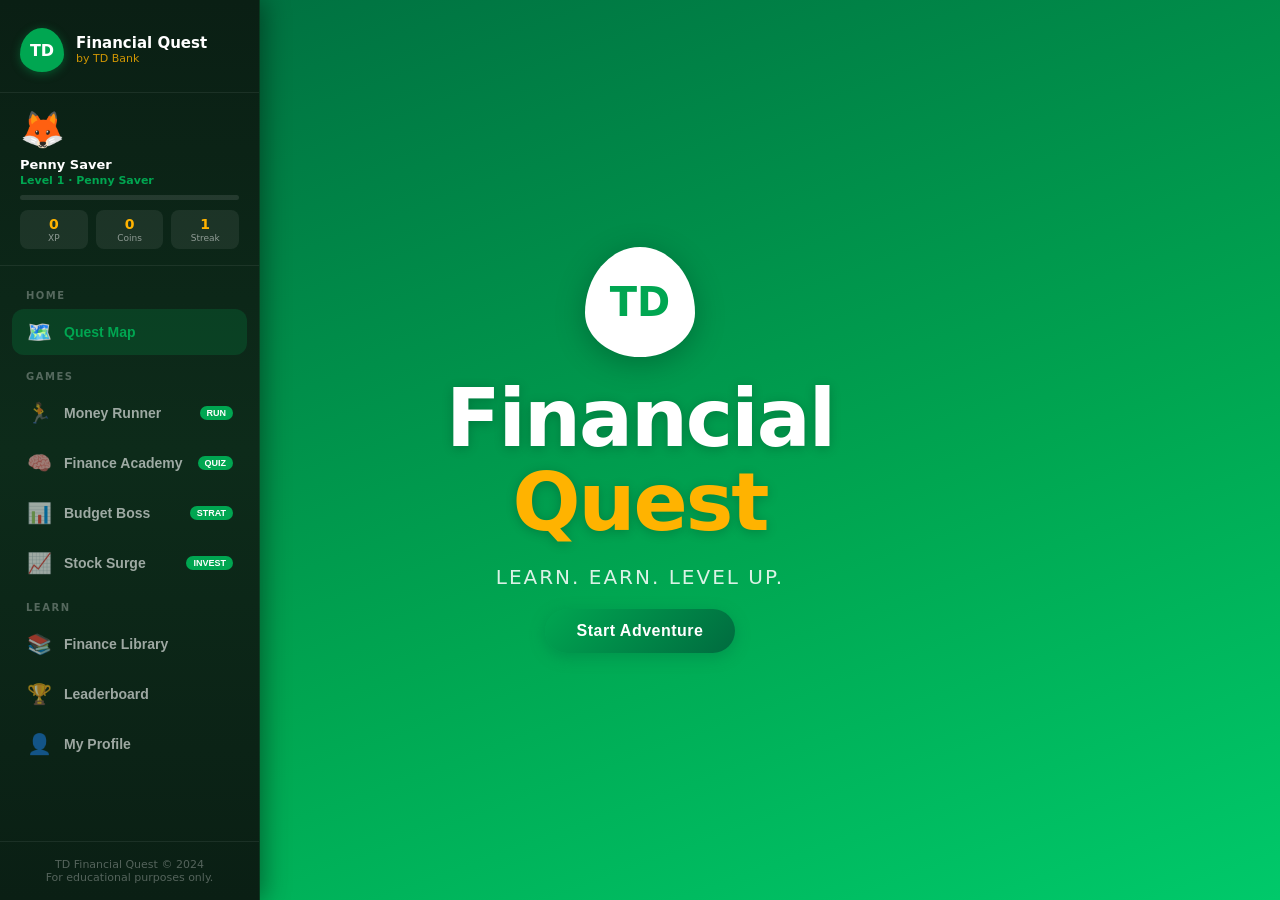
<file: td-financial-quest/index.html>
<!DOCTYPE html>
<html lang="en">
<head>
  <meta charset="UTF-8" />
  <meta name="viewport" content="width=device-width, initial-scale=1.0, maximum-scale=1.0, user-scalable=no" />
  <title>TD Financial Quest</title>
  <link rel="stylesheet" href="styles.css" />
</head>
<body>

  <!-- DESKTOP SIDEBAR (hidden on mobile via CSS) -->
  <aside class="desktop-sidebar" style="display:none" id="desktop-sidebar">
    <div class="sidebar-logo">
      <div class="sidebar-shield">TD</div>
      <div class="sidebar-title">Financial Quest<span>by TD Bank</span></div>
    </div>
    <div class="sidebar-player">
      <div class="sidebar-avatar">🦊</div>
      <div class="sidebar-player-name" id="sb-name">Financial Hero</div>
      <div class="sidebar-player-level" id="sb-level">Level 1 · Penny Saver</div>
      <div class="sidebar-xp-bar-wrap"><div class="sidebar-xp-bar" id="sb-xp-bar"></div></div>
      <div class="sidebar-stats">
        <div class="sidebar-stat"><div class="sidebar-stat-val" id="sb-xp">0</div><div class="sidebar-stat-lbl">XP</div></div>
        <div class="sidebar-stat"><div class="sidebar-stat-val" id="sb-coins">0</div><div class="sidebar-stat-lbl">Coins</div></div>
        <div class="sidebar-stat"><div class="sidebar-stat-val" id="sb-streak">1</div><div class="sidebar-stat-lbl">Streak</div></div>
      </div>
    </div>
    <nav class="sidebar-nav">
      <div class="sidebar-section-label">Home</div>
      <button class="sidebar-nav-item active" id="snav-home" onclick="App.showScreen('screen-home')">
        <span class="nav-icon">🗺️</span><span class="sidebar-nav-label">Quest Map</span>
      </button>
      <div class="sidebar-section-label">Games</div>
      <button class="sidebar-nav-item" id="snav-runner" onclick="App.showScreen('screen-runner')">
        <span class="nav-icon">🏃</span><span class="sidebar-nav-label">Money Runner</span>
        <span class="sidebar-nav-badge">RUN</span>
      </button>
      <button class="sidebar-nav-item" id="snav-quiz" onclick="App.showScreen('screen-quiz')">
        <span class="nav-icon">🧠</span><span class="sidebar-nav-label">Finance Academy</span>
        <span class="sidebar-nav-badge">QUIZ</span>
      </button>
      <button class="sidebar-nav-item" id="snav-budget" onclick="App.showScreen('screen-budget')">
        <span class="nav-icon">📊</span><span class="sidebar-nav-label">Budget Boss</span>
        <span class="sidebar-nav-badge">STRAT</span>
      </button>
      <button class="sidebar-nav-item" id="snav-invest" onclick="App.showScreen('screen-invest')">
        <span class="nav-icon">📈</span><span class="sidebar-nav-label">Stock Surge</span>
        <span class="sidebar-nav-badge">INVEST</span>
      </button>
      <div class="sidebar-section-label">Learn</div>
      <button class="sidebar-nav-item" id="snav-lessons" onclick="App.showScreen('screen-lessons')">
        <span class="nav-icon">📚</span><span class="sidebar-nav-label">Finance Library</span>
      </button>
      <button class="sidebar-nav-item" id="snav-leaderboard" onclick="App.showScreen('screen-leaderboard')">
        <span class="nav-icon">🏆</span><span class="sidebar-nav-label">Leaderboard</span>
      </button>
      <button class="sidebar-nav-item" id="snav-profile" onclick="App.showScreen('screen-profile')">
        <span class="nav-icon">👤</span><span class="sidebar-nav-label">My Profile</span>
      </button>
    </nav>
    <div class="sidebar-footer">TD Financial Quest © 2024<br/>For educational purposes only.</div>
  </aside>

  <!-- SPLASH SCREEN -->
  <div id="screen-splash" class="screen active">
    <div class="splash-bg"></div>
    <div class="splash-content">
      <div class="td-logo">
        <div class="td-shield">TD</div>
      </div>
      <h1 class="game-title">Financial<br/><span>Quest</span></h1>
      <p class="tagline">Learn. Earn. Level Up.</p>
      <button class="btn-primary" onclick="App.showScreen('screen-home')">Start Adventure</button>
    </div>
    <div class="coins-bg"></div>
  </div>

  <!-- HOME / MAP SCREEN -->
  <div id="screen-home" class="screen">
    <header class="top-bar">
      <div class="td-logo-small">TD</div>
      <div class="player-stats">
        <span class="stat"><span class="icon">⭐</span><span id="xp-display">0 XP</span></span>
        <span class="stat"><span class="icon">💰</span><span id="coins-display">0</span></span>
      </div>
      <button class="btn-icon" onclick="App.showScreen('screen-profile')">👤</button>
    </header>

    <div class="home-banner">
      <div class="home-banner-emoji">🎯</div>
      <div class="home-banner-text">
        <h2 id="banner-greeting">Welcome back!</h2>
        <p>Pick a quest to earn XP and level up your financial skills. Every game teaches you real money skills.</p>
      </div>
    </div>
    <div class="world-map">
      <h2 class="map-title">Choose Your Quest</h2>
      <p class="map-subtitle">4 games · 6 lessons · Unlimited learning</p>
      <div class="quest-grid">

        <div class="quest-card unlocked" onclick="App.showScreen('screen-runner')">
          <div class="quest-icon runner-icon">🏃</div>
          <div class="quest-info">
            <h3>Money Runner</h3>
            <p>Dodge debt, collect savings!</p>
            <div class="quest-badge">RUNNER</div>
          </div>
          <div class="quest-stars" id="runner-stars">☆☆☆</div>
        </div>

        <div class="quest-card unlocked" onclick="App.showScreen('screen-quiz')">
          <div class="quest-icon quiz-icon">🧠</div>
          <div class="quest-info">
            <h3>Finance Academy</h3>
            <p>Master money concepts!</p>
            <div class="quest-badge">LEARN</div>
          </div>
          <div class="quest-stars" id="quiz-stars">☆☆☆</div>
        </div>

        <div class="quest-card unlocked" onclick="App.showScreen('screen-budget')">
          <div class="quest-icon budget-icon">📊</div>
          <div class="quest-info">
            <h3>Budget Boss</h3>
            <p>Balance your life budget!</p>
            <div class="quest-badge">STRATEGY</div>
          </div>
          <div class="quest-stars" id="budget-stars">☆☆☆</div>
        </div>

        <div class="quest-card unlocked" onclick="App.showScreen('screen-invest')">
          <div class="quest-icon invest-icon">📈</div>
          <div class="quest-info">
            <h3>Stock Surge</h3>
            <p>Grow your investments!</p>
            <div class="quest-badge">INVEST</div>
          </div>
          <div class="quest-stars" id="invest-stars">☆☆☆</div>
        </div>

      </div>
    </div>

    <nav class="bottom-nav">
      <button class="nav-btn active" onclick="App.showScreen('screen-home')">🗺️<span>Map</span></button>
      <button class="nav-btn" onclick="App.showScreen('screen-leaderboard')">🏆<span>Ranks</span></button>
      <button class="nav-btn" onclick="App.showScreen('screen-lessons')">📚<span>Learn</span></button>
      <button class="nav-btn" onclick="App.showScreen('screen-profile')">👤<span>Profile</span></button>
    </nav>
  </div>

  <!-- RUNNER GAME SCREEN -->
  <div id="screen-runner" class="screen">
    <div class="game-header">
      <button class="btn-back" onclick="Runner.quit()">✕</button>
      <div class="game-score-bar">
        <span>💰 <span id="runner-score">0</span></span>
        <span>❤️ <span id="runner-lives">3</span></span>
        <span>📏 <span id="runner-distance">0m</span></span>
      </div>
    </div>
    <canvas id="runner-canvas"></canvas>
    <div id="runner-overlay" class="game-overlay">
      <div class="overlay-card">
        <h2 id="runner-overlay-title">Money Runner</h2>
        <p id="runner-overlay-msg">Collect coins, dodge debt traps!<br/>Tap or press Space to jump.</p>
        <div class="tip-box" id="runner-tip"></div>
        <button class="btn-primary" id="runner-start-btn" onclick="Runner.start()">Play!</button>
      </div>
    </div>
    <div class="runner-controls">
      <button class="jump-btn" id="jump-btn" ontouchstart="Runner.jump()" onmousedown="Runner.jump()">JUMP</button>
    </div>
  </div>

  <!-- QUIZ / ACADEMY SCREEN -->
  <div id="screen-quiz" class="screen">
    <div class="game-header">
      <button class="btn-back" onclick="App.showScreen('screen-home')">✕</button>
      <div class="game-score-bar">
        <span>⭐ <span id="quiz-xp">0</span> XP</span>
        <span id="quiz-progress-label">Topic 1 of 5</span>
      </div>
    </div>
    <div class="quiz-container">
      <div class="quiz-character" id="quiz-char">🦊</div>
      <div class="speech-bubble" id="quiz-bubble">
        <p id="quiz-question">Loading...</p>
      </div>
      <div class="quiz-answers" id="quiz-answers"></div>
      <div class="quiz-feedback" id="quiz-feedback"></div>
      <div class="progress-bar-wrap">
        <div class="progress-bar" id="quiz-progress-bar"></div>
      </div>
    </div>
  </div>

  <!-- BUDGET BOSS SCREEN -->
  <div id="screen-budget" class="screen">
    <div class="game-header">
      <button class="btn-back" onclick="App.showScreen('screen-home')">✕</button>
      <div class="game-score-bar">
        <span>💵 Budget Boss</span>
        <span>Month: <span id="budget-month">1</span>/6</span>
      </div>
    </div>
    <div class="budget-container">
      <div class="budget-income-bar">
        <span>Monthly Income:</span>
        <strong id="budget-income">$0</strong>
      </div>
      <div class="budget-meter">
        <div class="meter-label">
          <span>Spent</span>
          <span id="budget-spent-label">$0 / $0</span>
        </div>
        <div class="meter-track">
          <div class="meter-fill" id="budget-meter-fill"></div>
        </div>
      </div>
      <div class="expense-list" id="expense-list"></div>
      <div class="budget-actions">
        <button class="btn-primary" id="budget-submit-btn" onclick="Budget.submitMonth()">End Month</button>
      </div>
      <div class="budget-feedback" id="budget-feedback"></div>
    </div>
  </div>

  <!-- STOCK SURGE SCREEN -->
  <div id="screen-invest" class="screen">
    <div class="game-header">
      <button class="btn-back" onclick="App.showScreen('screen-home')">✕</button>
      <div class="game-score-bar">
        <span>📈 Stock Surge</span>
        <span>💼 <span id="invest-portfolio">$1,000</span></span>
      </div>
    </div>
    <div class="invest-container">
      <div class="market-ticker" id="market-ticker"></div>
      <div class="stock-chart-wrap">
        <canvas id="stock-canvas" width="340" height="160"></canvas>
      </div>
      <div class="stock-list" id="stock-list"></div>
      <div class="invest-actions">
        <div class="invest-tip" id="invest-tip"></div>
        <button class="btn-primary" onclick="Invest.nextRound()">Next Round ▶</button>
      </div>
    </div>
  </div>

  <!-- LEADERBOARD SCREEN -->
  <div id="screen-leaderboard" class="screen">
    <div class="game-header">
      <button class="btn-back" onclick="App.showScreen('screen-home')">✕</button>
      <span class="header-title">🏆 Leaderboard</span>
    </div>
    <div id="leaderboard-container" class="leaderboard-container"></div>
  </div>

  <!-- LESSONS SCREEN -->
  <div id="screen-lessons" class="screen">
    <div class="game-header">
      <button class="btn-back" onclick="App.showScreen('screen-home')">✕</button>
      <span class="header-title">📚 Finance Library</span>
    </div>
    <div class="lessons-container" id="lessons-container"></div>
  </div>

  <!-- PROFILE SCREEN -->
  <div id="screen-profile" class="screen">
    <div class="game-header">
      <button class="btn-back" onclick="App.showScreen('screen-home')">✕</button>
      <span class="header-title">👤 My Profile</span>
    </div>
    <div class="profile-container">
      <div class="avatar-section">
        <div class="avatar" id="profile-avatar">🦊</div>
        <h2 id="profile-name">Financial Hero</h2>
        <div class="level-badge">Level <span id="profile-level">1</span></div>
      </div>
      <div class="stats-grid">
        <div class="stat-card"><div class="stat-num" id="stat-xp">0</div><div class="stat-lbl">Total XP</div></div>
        <div class="stat-card"><div class="stat-num" id="stat-coins">0</div><div class="stat-lbl">Coins</div></div>
        <div class="stat-card"><div class="stat-num" id="stat-streak">0</div><div class="stat-lbl">Day Streak</div></div>
        <div class="stat-card"><div class="stat-num" id="stat-lessons">0</div><div class="stat-lbl">Lessons Done</div></div>
      </div>
      <div class="badges-section">
        <h3>Badges</h3>
        <div class="badges-grid" id="badges-grid"></div>
      </div>
    </div>
  </div>

  <script>
    // Polyfill for roundRect on older browsers
    if (!CanvasRenderingContext2D.prototype.roundRect) {
      CanvasRenderingContext2D.prototype.roundRect = function(x, y, w, h, r) {
        r = Math.min(r, w / 2, h / 2);
        this.beginPath();
        this.moveTo(x + r, y);
        this.lineTo(x + w - r, y);
        this.quadraticCurveTo(x + w, y, x + w, y + r);
        this.lineTo(x + w, y + h - r);
        this.quadraticCurveTo(x + w, y + h, x + w - r, y + h);
        this.lineTo(x + r, y + h);
        this.quadraticCurveTo(x, y + h, x, y + h - r);
        this.lineTo(x, y + r);
        this.quadraticCurveTo(x, y, x + r, y);
        this.closePath();
        return this;
      };
    }
  </script>
  <script src="data/lessons.js"></script>
  <script src="leaderboard.js"></script>
  <script src="games/runner.js"></script>
  <script src="games/quiz.js"></script>
  <script src="games/budget.js"></script>
  <script src="games/invest.js"></script>
  <script src="app.js"></script>
</body>
</html>
</file>
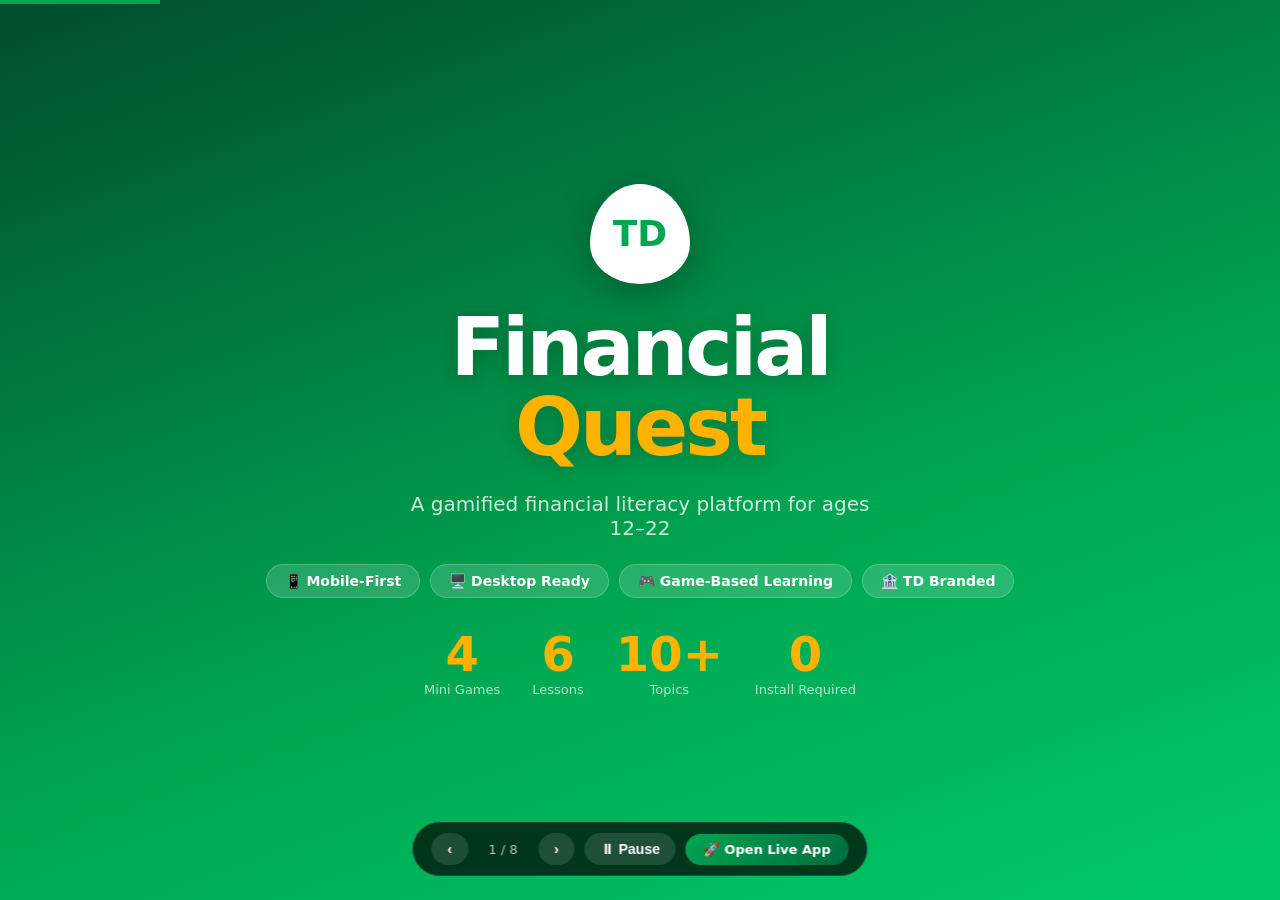
<file: td-financial-quest/demo.html>
<!DOCTYPE html>
<html lang="en">
<head>
  <meta charset="UTF-8"/>
  <meta name="viewport" content="width=device-width, initial-scale=1.0"/>
  <title>TD Financial Quest — Investor Demo</title>
  <link rel="stylesheet" href="demo.css"/>
</head>
<body>

  <!-- PROGRESS BAR -->
  <div id="demo-progress-bar"></div>

  <!-- SLIDE COUNTER + CONTROLS -->
  <div id="demo-controls">
    <button id="demo-prev" onclick="Demo.prev()">‹</button>
    <span id="demo-counter">1 / 8</span>
    <button id="demo-next" onclick="Demo.next()">›</button>
    <button id="demo-auto" onclick="Demo.toggleAuto()">⏸ Pause</button>
    <a href="index.html" class="demo-live-btn" target="_blank">🚀 Open Live App</a>
  </div>

  <!-- ══════════════════════════════════════════
       SLIDE 1 — TITLE
  ══════════════════════════════════════════ -->
  <section class="slide active" id="slide-1">
    <div class="slide-bg slide-bg-green"></div>
    <div class="slide-content center">
      <div class="td-hero-logo">TD</div>
      <h1 class="hero-title">Financial<br/><span>Quest</span></h1>
      <p class="hero-sub">A gamified financial literacy platform for ages 12–22</p>
      <div class="hero-tags">
        <span class="tag">📱 Mobile-First</span>
        <span class="tag">🖥️ Desktop Ready</span>
        <span class="tag">🎮 Game-Based Learning</span>
        <span class="tag">🏦 TD Branded</span>
      </div>
      <div class="hero-stat-row">
        <div class="hero-stat"><div class="hero-stat-num">4</div><div class="hero-stat-lbl">Mini Games</div></div>
        <div class="hero-stat"><div class="hero-stat-num">6</div><div class="hero-stat-lbl">Lessons</div></div>
        <div class="hero-stat"><div class="hero-stat-num">10+</div><div class="hero-stat-lbl">Topics</div></div>
        <div class="hero-stat"><div class="hero-stat-num">0</div><div class="hero-stat-lbl">Install Required</div></div>
      </div>
    </div>
  </section>

  <!-- ══════════════════════════════════════════
       SLIDE 2 — THE PROBLEM
  ══════════════════════════════════════════ -->
  <section class="slide" id="slide-2">
    <div class="slide-bg slide-bg-dark"></div>
    <div class="slide-content">
      <div class="slide-label">THE PROBLEM</div>
      <h2 class="slide-title">Young Canadians are financially unprepared</h2>
      <div class="problem-grid">
        <div class="problem-card reveal" style="--d:0.1s">
          <div class="problem-icon">📉</div>
          <div class="problem-stat">67%</div>
          <div class="problem-desc">of Canadians aged 18–24 have no savings plan</div>
        </div>
        <div class="problem-card reveal" style="--d:0.3s">
          <div class="problem-icon">💳</div>
          <div class="problem-stat">$8,200</div>
          <div class="problem-desc">average credit card debt for Canadians under 25</div>
        </div>
        <div class="problem-card reveal" style="--d:0.5s">
          <div class="problem-icon">🏫</div>
          <div class="problem-stat">Only 3</div>
          <div class="problem-desc">Canadian provinces require financial literacy in school</div>
        </div>
        <div class="problem-card reveal" style="--d:0.7s">
          <div class="problem-icon">📱</div>
          <div class="problem-stat">7hrs/day</div>
          <div class="problem-desc">average screen time for teens — mostly games & social media</div>
        </div>
      </div>
      <div class="slide-callout reveal" style="--d:0.9s">
        💡 The opportunity: meet young people where they already are — on their phones, playing games.
      </div>
    </div>
  </section>

  <!-- ══════════════════════════════════════════
       SLIDE 3 — THE SOLUTION
  ══════════════════════════════════════════ -->
  <section class="slide" id="slide-3">
    <div class="slide-bg slide-bg-green"></div>
    <div class="slide-content">
      <div class="slide-label">THE SOLUTION</div>
      <h2 class="slide-title">Learn money skills through play</h2>
      <div class="solution-row">
        <div class="solution-left reveal" style="--d:0.1s">
          <div class="solution-point">
            <span class="sp-icon">🎮</span>
            <div><strong>Game-based learning</strong><br/>Inspired by Temple Run & ABCmouse — proven engagement models</div>
          </div>
          <div class="solution-point">
            <span class="sp-icon">⭐</span>
            <div><strong>XP, levels & badges</strong><br/>Dopamine-driven progression keeps users coming back daily</div>
          </div>
          <div class="solution-point">
            <span class="sp-icon">🏆</span>
            <div><strong>Social leaderboard</strong><br/>Shareable score links create peer competition and virality</div>
          </div>
          <div class="solution-point">
            <span class="sp-icon">🏦</span>
            <div><strong>TD brand integration</strong><br/>Every lesson reinforces TD products: TFSA, savings accounts, credit cards</div>
          </div>
        </div>
        <div class="solution-right reveal" style="--d:0.3s">
          <div class="phone-mockup">
            <div class="phone-screen">
              <div class="mock-header">TD Financial Quest</div>
              <div class="mock-grid">
                <div class="mock-card">🏃<br/><small>Money Runner</small></div>
                <div class="mock-card">🧠<br/><small>Finance Academy</small></div>
                <div class="mock-card">📊<br/><small>Budget Boss</small></div>
                <div class="mock-card">📈<br/><small>Stock Surge</small></div>
              </div>
              <div class="mock-xp-bar">
                <div class="mock-xp-fill" id="mock-xp-anim"></div>
              </div>
              <div class="mock-stats">⭐ 340 XP &nbsp;|&nbsp; 💰 127 coins &nbsp;|&nbsp; 🔥 5 day streak</div>
            </div>
          </div>
        </div>
      </div>
    </div>
  </section>

  <!-- ══════════════════════════════════════════
       SLIDE 4 — GAME 1: MONEY RUNNER
  ══════════════════════════════════════════ -->
  <section class="slide" id="slide-4">
    <div class="slide-bg slide-bg-dark"></div>
    <div class="slide-content">
      <div class="slide-label">GAME 1 OF 4</div>
      <h2 class="slide-title">🏃 Money Runner</h2>
      <p class="slide-desc">Temple Run-style endless runner. Dodge debt traps, collect coins, learn financial hazards.</p>
      <div class="game-demo-layout">
        <div class="game-demo-screen reveal" style="--d:0.1s">
          <canvas id="demo-runner-canvas" width="320" height="200"></canvas>
        </div>
        <div class="game-demo-points reveal" style="--d:0.3s">
          <div class="demo-point"><span class="dp-icon">💸</span><div><strong>Dodge DEBT obstacles</strong><br/>Each hit shows a real financial tip about avoiding debt</div></div>
          <div class="demo-point"><span class="dp-icon">💰</span><div><strong>Collect coin tiers</strong><br/>Bronze, silver, gold coins = $1, $5, $10 — teaches value</div></div>
          <div class="demo-point"><span class="dp-icon">⚡</span><div><strong>Speed increases</strong><br/>Mirrors how financial pressure builds — stay sharp!</div></div>
          <div class="demo-point"><span class="dp-icon">📏</span><div><strong>Distance = XP</strong><br/>Longer runs earn more experience points</div></div>
        </div>
      </div>
    </div>
  </section>

  <!-- ══════════════════════════════════════════
       SLIDE 5 — GAMES 2, 3, 4
  ══════════════════════════════════════════ -->
  <section class="slide" id="slide-5">
    <div class="slide-bg slide-bg-light"></div>
    <div class="slide-content">
      <div class="slide-label">GAMES 2 · 3 · 4</div>
      <h2 class="slide-title">Three more ways to learn</h2>
      <div class="three-games">

        <div class="tg-card reveal" style="--d:0.1s">
          <div class="tg-icon">🧠</div>
          <h3>Finance Academy</h3>
          <p>ABCmouse-style quiz with animated character guide. 10 questions covering budgeting, credit scores, TFSA, compound interest.</p>
          <div class="tg-tags"><span>+20 XP per correct answer</span><span>Instant explanations</span></div>
          <div class="tg-mock">
            <div class="tg-bubble">What is compound interest?</div>
            <div class="tg-answers">
              <div class="tg-ans correct">✅ Earning interest on your interest</div>
              <div class="tg-ans">A type of tax</div>
            </div>
          </div>
        </div>

        <div class="tg-card reveal" style="--d:0.3s">
          <div class="tg-icon">📊</div>
          <h3>Budget Boss</h3>
          <p>Drag expenses up/down to balance a real monthly budget. Two scenarios: part-time job ($1,800/mo) and first full-time job ($3,200/mo).</p>
          <div class="tg-tags"><span>50/30/20 rule</span><span>6 months of play</span></div>
          <div class="tg-mock">
            <div class="tg-budget-bar">
              <div class="tg-budget-fill" id="tg-budget-anim"></div>
            </div>
            <div class="tg-budget-label">$1,640 spent of $1,800 ✅</div>
          </div>
        </div>

        <div class="tg-card reveal" style="--d:0.5s">
          <div class="tg-icon">📈</div>
          <h3>Stock Surge</h3>
          <p>Buy and sell 4 stocks across 10+ rounds. Live chart updates, portfolio tracking, and tips on diversification and risk.</p>
          <div class="tg-tags"><span>Real market concepts</span><span>TFSA education</span></div>
          <div class="tg-mock">
            <canvas id="demo-mini-chart" width="240" height="80"></canvas>
          </div>
        </div>

      </div>
    </div>
  </section>

  <!-- ══════════════════════════════════════════
       SLIDE 6 — LEADERBOARD & SOCIAL
  ══════════════════════════════════════════ -->
  <section class="slide" id="slide-6">
    <div class="slide-bg slide-bg-dark"></div>
    <div class="slide-content">
      <div class="slide-label">COMPETITION & VIRALITY</div>
      <h2 class="slide-title">🏆 Leaderboard drives engagement</h2>
      <div class="lb-demo-layout">
        <div class="lb-demo-left reveal" style="--d:0.1s">
          <div class="lb-mock">
            <div class="lb-mock-tabs">
              <span class="lb-mock-tab active">⭐ Overall</span>
              <span class="lb-mock-tab">🏃 Runner</span>
              <span class="lb-mock-tab">🧠 Quiz</span>
            </div>
            <div class="lb-mock-podium">
              <div class="lb-pod silver"><div>Alex</div><div class="lb-pod-score">280 XP</div><div class="lb-pod-block">🥈</div></div>
              <div class="lb-pod gold"><div>Jordan</div><div class="lb-pod-score">340 XP</div><div class="lb-pod-block">🥇</div></div>
              <div class="lb-pod bronze"><div>Sam</div><div class="lb-pod-score">195 XP</div><div class="lb-pod-block">🥉</div></div>
            </div>
            <div class="lb-mock-rows">
              <div class="lb-mock-row gold-row">🥇 Jordan <span>340 XP</span></div>
              <div class="lb-mock-row">🥈 Alex <span>280 XP</span></div>
              <div class="lb-mock-row">🥉 Sam <span>195 XP</span></div>
              <div class="lb-mock-row you-row">🟢 You <span class="you-tag">YOU</span> <span>120 XP</span></div>
            </div>
          </div>
        </div>
        <div class="lb-demo-right reveal" style="--d:0.3s">
          <div class="lb-feature"><span>🔗</span><div><strong>Shareable score links</strong><br/>One click generates a URL. When a friend opens it, your scores auto-import to their leaderboard — no account needed.</div></div>
          <div class="lb-feature"><span>📊</span><div><strong>5 competitive categories</strong><br/>Overall XP, Money Runner, Finance Academy, Budget Boss, Stock Surge — something for every play style.</div></div>
          <div class="lb-feature"><span>🔥</span><div><strong>Daily streak system</strong><br/>Consecutive days of play are tracked and displayed — drives daily active users.</div></div>
          <div class="lb-feature"><span>🎖️</span><div><strong>6 unlockable badges</strong><br/>First Run, Quiz Master, Budget Boss, Investor, Super Saver, Scholar.</div></div>
        </div>
      </div>
    </div>
  </section>

  <!-- ══════════════════════════════════════════
       SLIDE 7 — TECH & DISTRIBUTION
  ══════════════════════════════════════════ -->
  <section class="slide" id="slide-7">
    <div class="slide-bg slide-bg-light"></div>
    <div class="slide-content">
      <div class="slide-label">TECHNOLOGY</div>
      <h2 class="slide-title">Zero friction. Instant access.</h2>
      <div class="tech-grid">
        <div class="tech-card reveal" style="--d:0.1s">
          <div class="tech-icon">⚡</div>
          <h3>No install required</h3>
          <p>Pure HTML/CSS/JS. Opens instantly in any browser on any device. Share a link — that's it.</p>
        </div>
        <div class="tech-card reveal" style="--d:0.2s">
          <div class="tech-icon">📱</div>
          <h3>Mobile-first design</h3>
          <p>Touch controls, responsive layout, bottom nav. Feels native on iOS and Android.</p>
        </div>
        <div class="tech-card reveal" style="--d:0.3s">
          <div class="tech-icon">🖥️</div>
          <h3>Full desktop experience</h3>
          <p>Sidebar navigation, two-column layouts, keyboard controls. Works in classrooms and at home.</p>
        </div>
        <div class="tech-card reveal" style="--d:0.4s">
          <div class="tech-icon">🔒</div>
          <h3>Privacy first</h3>
          <p>No accounts, no data collection. Progress stored locally on device. PIPEDA compliant by design.</p>
        </div>
        <div class="tech-card reveal" style="--d:0.5s">
          <div class="tech-icon">🌐</div>
          <h3>GitHub Pages ready</h3>
          <p>Free hosting via GitHub Pages. Can be embedded in TD's existing web properties with one iframe.</p>
        </div>
        <div class="tech-card reveal" style="--d:0.6s">
          <div class="tech-icon">🔧</div>
          <h3>Easily extensible</h3>
          <p>New games, lessons, and TD product integrations can be added as modules. No framework lock-in.</p>
        </div>
      </div>
    </div>
  </section>

  <!-- ══════════════════════════════════════════
       SLIDE 8 — CALL TO ACTION
  ══════════════════════════════════════════ -->
  <section class="slide" id="slide-8">
    <div class="slide-bg slide-bg-green"></div>
    <div class="slide-content center">
      <div class="cta-icon">🚀</div>
      <h2 class="cta-title">Ready to play?</h2>
      <p class="cta-sub">TD Financial Quest is live, fully functional, and ready for user testing today.</p>
      <div class="cta-steps">
        <div class="cta-step reveal" style="--d:0.1s"><span class="step-num">1</span><span>Open the live app in your browser</span></div>
        <div class="cta-step reveal" style="--d:0.3s"><span class="step-num">2</span><span>Play any game — no signup needed</span></div>
        <div class="cta-step reveal" style="--d:0.5s"><span class="step-num">3</span><span>Share your score link with the team</span></div>
      </div>
      <a href="index.html" class="cta-btn" target="_blank">Open TD Financial Quest →</a>
      <p class="cta-note">Built with TD green · No backend · No cost to host · Open source</p>
    </div>
  </section>

  <script src="demo.js"></script>
</body>
</html>
</file>
<file: td-financial-quest/styles.css>
/* ===== TD FINANCIAL QUEST - STYLES ===== */
:root {
  --td-green: #00A651;
  --td-dark-green: #006B3F;
  --td-light-green: #E8F5EE;
  --td-white: #FFFFFF;
  --td-grey: #F4F4F4;
  --td-dark: #1A1A1A;
  --td-muted: #777777;
  --td-red: #E53935;
  --td-yellow: #FFB300;
  --td-blue: #1565C0;
  --td-purple: #6A1B9A;
  --radius: 16px;
  --radius-sm: 8px;
  --shadow: 0 4px 20px rgba(0,0,0,0.10);
  --shadow-lg: 0 8px 32px rgba(0,0,0,0.18);
  --sidebar-w: 240px;
}

* { box-sizing: border-box; margin: 0; padding: 0; -webkit-tap-highlight-color: transparent; }

html, body {
  width: 100%; height: 100%;
  font-family: 'Segoe UI', system-ui, -apple-system, sans-serif;
  background: #0f1923;
  overflow: hidden;
}

/* ===== SCREENS ===== */
.screen {
  position: fixed; inset: 0;
  display: none; flex-direction: column;
  background: var(--td-grey);
  overflow-y: auto; overflow-x: hidden;
  -webkit-overflow-scrolling: touch;
}
.screen.active { display: flex; }

/* ===== SPLASH ===== */
#screen-splash {
  background: linear-gradient(160deg, var(--td-dark-green) 0%, var(--td-green) 60%, #00C96A 100%);
  align-items: center; justify-content: center; overflow: hidden;
}
.splash-content {
  display: flex; flex-direction: column;
  align-items: center; gap: 20px; z-index: 2; padding: 40px 20px;
}
.td-shield {
  width: 90px; height: 90px; background: white;
  border-radius: 50% 50% 50% 50% / 60% 60% 40% 40%;
  display: flex; align-items: center; justify-content: center;
  font-size: 32px; font-weight: 900; color: var(--td-green);
  box-shadow: 0 6px 30px rgba(0,0,0,0.25);
}
.game-title {
  font-size: 56px; font-weight: 900; color: white;
  text-align: center; line-height: 1.05; letter-spacing: -2px;
  text-shadow: 0 2px 12px rgba(0,0,0,0.2);
}
.game-title span { color: var(--td-yellow); }
.tagline { color: rgba(255,255,255,0.85); font-size: 18px; letter-spacing: 2px; text-transform: uppercase; }
.coins-bg::before, .coins-bg::after {
  content: '💰💵💳💎🏦💰💵';
  position: fixed; font-size: 32px;
  animation: floatCoins 10s linear infinite;
  opacity: 0.12; white-space: nowrap; letter-spacing: 24px;
}
.coins-bg::before { top: -40px; left: -20px; }
.coins-bg::after { top: -40px; left: 50%; animation-delay: 5s; }
@keyframes floatCoins {
  from { transform: translateY(-60px); opacity: 0; }
  10% { opacity: 0.12; } 90% { opacity: 0.12; }
  to { transform: translateY(110vh); opacity: 0; }
}

/* ===== BUTTONS ===== */
.btn-primary {
  background: linear-gradient(135deg, var(--td-green), var(--td-dark-green));
  color: white; border: none; padding: 13px 32px; border-radius: 50px;
  font-size: 16px; font-weight: 700; cursor: pointer; letter-spacing: 0.5px;
  box-shadow: 0 4px 15px rgba(0,107,63,0.35);
  transition: transform 0.1s, box-shadow 0.1s, opacity 0.1s;
}
.btn-primary:hover { opacity: 0.92; transform: translateY(-1px); box-shadow: 0 6px 20px rgba(0,107,63,0.4); }
.btn-primary:active { transform: scale(0.97); }
.btn-back {
  background: rgba(255,255,255,0.18); border: none; color: white;
  width: 36px; height: 36px; border-radius: 50%; font-size: 15px;
  cursor: pointer; display: flex; align-items: center; justify-content: center;
  transition: background 0.15s; flex-shrink: 0;
}
.btn-back:hover { background: rgba(255,255,255,0.3); }
.btn-icon {
  background: rgba(255,255,255,0.18); border: none; color: white;
  width: 36px; height: 36px; border-radius: 50%; font-size: 18px; cursor: pointer;
}

/* ===== MOBILE TOP BAR (hidden on desktop) ===== */
.top-bar {
  background: linear-gradient(135deg, var(--td-dark-green), var(--td-green));
  padding: 12px 16px; display: flex; align-items: center; gap: 12px;
  box-shadow: 0 2px 10px rgba(0,0,0,0.2); position: sticky; top: 0; z-index: 10;
}
.td-logo-small {
  width: 36px; height: 36px; background: white; border-radius: 50%;
  display: flex; align-items: center; justify-content: center;
  font-size: 13px; font-weight: 900; color: var(--td-green);
}
.player-stats { flex: 1; display: flex; gap: 10px; }
.stat {
  background: rgba(255,255,255,0.15); padding: 4px 10px; border-radius: 20px;
  color: white; font-size: 13px; font-weight: 600; display: flex; align-items: center; gap: 4px;
}

/* ===== GAME HEADER ===== */
.game-header {
  background: linear-gradient(135deg, var(--td-dark-green), var(--td-green));
  padding: 12px 18px; display: flex; align-items: center; gap: 12px;
  position: sticky; top: 0; z-index: 10; flex-shrink: 0;
}
.game-score-bar {
  flex: 1; display: flex; justify-content: space-around;
  color: white; font-size: 14px; font-weight: 600;
}
.header-title { color: white; font-size: 17px; font-weight: 700; }

/* ===== MOBILE BOTTOM NAV ===== */
.bottom-nav {
  position: fixed; bottom: 0; left: 0; right: 0;
  background: white; display: flex; border-top: 1px solid #eee;
  box-shadow: 0 -2px 10px rgba(0,0,0,0.08); z-index: 20;
}
.nav-btn {
  flex: 1; background: none; border: none; padding: 10px 0; cursor: pointer;
  display: flex; flex-direction: column; align-items: center; gap: 2px;
  font-size: 20px; color: var(--td-muted); transition: color 0.2s;
}
.nav-btn span { font-size: 10px; font-weight: 600; }
.nav-btn.active { color: var(--td-green); }

/* ===== HOME MAP ===== */
.world-map { padding: 28px 24px 100px; }
.map-title { font-size: 24px; font-weight: 800; color: var(--td-dark); margin-bottom: 20px; }
.quest-grid { display: grid; grid-template-columns: 1fr 1fr; gap: 16px; }
.quest-card {
  background: white; border-radius: var(--radius); padding: 20px; cursor: pointer;
  box-shadow: var(--shadow); transition: transform 0.15s, box-shadow 0.15s, border-color 0.15s;
  border: 2px solid transparent; position: relative; overflow: hidden;
}
.quest-card::before {
  content: ''; position: absolute; top: 0; left: 0; right: 0; height: 4px;
  background: linear-gradient(90deg, var(--td-green), var(--td-dark-green));
}
.quest-card:hover { transform: translateY(-3px); box-shadow: var(--shadow-lg); border-color: var(--td-green); }
.quest-card:active { transform: scale(0.98); }
.quest-icon { font-size: 40px; margin-bottom: 10px; }
.quest-info h3 { font-size: 15px; font-weight: 700; color: var(--td-dark); }
.quest-info p { font-size: 12px; color: var(--td-muted); margin-top: 3px; }
.quest-badge {
  display: inline-block; margin-top: 8px;
  background: var(--td-light-green); color: var(--td-dark-green);
  font-size: 9px; font-weight: 800; letter-spacing: 1px; padding: 3px 8px; border-radius: 20px;
}
.quest-stars { font-size: 14px; margin-top: 8px; color: var(--td-yellow); }

/* ===== RUNNER ===== */
#screen-runner { background: #1a1a2e; overflow: hidden; }
#runner-canvas { width: 100%; flex: 1; display: block; touch-action: none; }
.game-overlay {
  position: absolute; inset: 0; background: rgba(0,0,0,0.72);
  display: flex; align-items: center; justify-content: center;
  z-index: 10; backdrop-filter: blur(6px);
}
.game-overlay.hidden { display: none; }
.overlay-card {
  background: white; border-radius: var(--radius); padding: 32px 28px;
  max-width: 380px; width: 90%; text-align: center; box-shadow: var(--shadow-lg);
}
.overlay-card h2 { font-size: 26px; font-weight: 800; color: var(--td-dark); margin-bottom: 10px; }
.overlay-card p { color: var(--td-muted); font-size: 15px; line-height: 1.6; margin-bottom: 18px; }
.tip-box {
  background: var(--td-light-green); border-left: 4px solid var(--td-green);
  padding: 12px 16px; border-radius: var(--radius-sm);
  font-size: 13px; color: var(--td-dark-green); margin-bottom: 20px; text-align: left; min-height: 20px;
}
.runner-controls { position: absolute; bottom: 24px; right: 24px; z-index: 5; }
.jump-btn {
  width: 88px; height: 88px; border-radius: 50%;
  background: linear-gradient(135deg, var(--td-green), var(--td-dark-green));
  color: white; font-size: 13px; font-weight: 800;
  border: 3px solid rgba(255,255,255,0.3); cursor: pointer;
  box-shadow: 0 4px 20px rgba(0,166,81,0.5); letter-spacing: 0.5px;
  transition: transform 0.1s;
}
.jump-btn:active { transform: scale(0.93); }

/* ===== QUIZ ===== */
#screen-quiz { background: #f0f8f4; }
.quiz-container {
  padding: 24px 20px 48px; display: flex; flex-direction: column; align-items: center; gap: 18px;
}
.quiz-character { font-size: 72px; animation: bounce 1.2s ease-in-out infinite alternate; }
@keyframes bounce { from { transform: translateY(0); } to { transform: translateY(-10px); } }
.speech-bubble {
  background: white; border-radius: 20px; padding: 18px 22px; width: 100%;
  box-shadow: var(--shadow); position: relative; border: 2px solid var(--td-light-green);
}
.speech-bubble::before {
  content: ''; position: absolute; top: -13px; left: 50%; transform: translateX(-50%);
  border: 13px solid transparent; border-bottom-color: white; border-top: none;
}
#quiz-question { font-size: 17px; font-weight: 600; color: var(--td-dark); line-height: 1.55; text-align: center; }
.quiz-answers { display: grid; grid-template-columns: 1fr 1fr; gap: 12px; width: 100%; }
.quiz-answer-btn {
  background: white; border: 2px solid #e0e0e0; border-radius: var(--radius);
  padding: 16px 12px; font-size: 14px; font-weight: 600; color: var(--td-dark);
  cursor: pointer; transition: all 0.15s; text-align: center; line-height: 1.3;
}
.quiz-answer-btn:hover { border-color: var(--td-green); background: var(--td-light-green); }
.quiz-answer-btn.correct { background: var(--td-light-green); border-color: var(--td-green); color: var(--td-dark-green); }
.quiz-answer-btn.wrong { background: #FFEBEE; border-color: var(--td-red); color: var(--td-red); }
.quiz-feedback {
  background: white; border-radius: var(--radius); padding: 16px 20px; width: 100%;
  font-size: 14px; line-height: 1.6; box-shadow: var(--shadow); display: none;
}
.quiz-feedback.show { display: block; }
.quiz-feedback.correct-fb { border-left: 4px solid var(--td-green); color: var(--td-dark-green); }
.quiz-feedback.wrong-fb { border-left: 4px solid var(--td-red); color: var(--td-red); }
.progress-bar-wrap { width: 100%; height: 10px; background: #e0e0e0; border-radius: 5px; overflow: hidden; }
.progress-bar {
  height: 100%; background: linear-gradient(90deg, var(--td-green), var(--td-dark-green));
  border-radius: 5px; transition: width 0.4s ease; width: 0%;
}

/* ===== BUDGET BOSS ===== */
#screen-budget { background: #f0f8f4; }
.budget-container { padding: 20px 20px 48px; display: flex; flex-direction: column; gap: 16px; }
.budget-income-bar {
  background: linear-gradient(135deg, var(--td-dark-green), var(--td-green));
  color: white; padding: 16px 20px; border-radius: var(--radius);
  display: flex; justify-content: space-between; align-items: center; font-size: 16px; font-weight: 600;
}
.budget-income-bar strong { font-size: 26px; }
.meter-label { display: flex; justify-content: space-between; font-size: 13px; color: var(--td-muted); margin-bottom: 6px; }
.meter-track { height: 16px; background: #e0e0e0; border-radius: 8px; overflow: hidden; }
.meter-fill {
  height: 100%; width: 0%;
  background: linear-gradient(90deg, var(--td-green), var(--td-yellow));
  border-radius: 8px; transition: width 0.4s, background 0.4s;
}
.meter-fill.over { background: linear-gradient(90deg, var(--td-yellow), var(--td-red)); }
.expense-list { display: flex; flex-direction: column; gap: 10px; }
.expense-item {
  background: white; border-radius: var(--radius); padding: 14px 18px;
  box-shadow: var(--shadow); display: flex; align-items: center; gap: 14px;
}
.expense-icon { font-size: 30px; }
.expense-info { flex: 1; }
.expense-info h4 { font-size: 14px; font-weight: 700; color: var(--td-dark); }
.expense-info p { font-size: 12px; color: var(--td-muted); }
.expense-controls { display: flex; align-items: center; gap: 10px; }
.expense-controls button {
  width: 32px; height: 32px; border-radius: 50%;
  border: 2px solid var(--td-green); background: white; color: var(--td-green);
  font-size: 20px; font-weight: 700; cursor: pointer;
  display: flex; align-items: center; justify-content: center; transition: all 0.1s;
}
.expense-controls button:hover { background: var(--td-green); color: white; }
.expense-amount { font-size: 16px; font-weight: 700; color: var(--td-dark); min-width: 56px; text-align: center; }
.budget-feedback {
  background: white; border-radius: var(--radius); padding: 18px 20px;
  box-shadow: var(--shadow); font-size: 14px; line-height: 1.7; display: none;
}
.budget-feedback.show { display: block; }

/* ===== STOCK SURGE ===== */
#screen-invest { background: #0d1117; }
.invest-container { padding: 14px 16px 48px; display: flex; flex-direction: column; gap: 14px; }
.market-ticker {
  background: #161b22; border-radius: var(--radius-sm); padding: 10px 16px;
  color: #58a6ff; font-size: 12px; font-family: monospace;
  white-space: nowrap; overflow: hidden; border: 1px solid #30363d;
}
.stock-chart-wrap {
  background: #161b22; border-radius: var(--radius); padding: 14px; border: 1px solid #30363d;
}
#stock-canvas { width: 100%; border-radius: var(--radius-sm); }
.stock-list { display: flex; flex-direction: column; gap: 10px; }
.stock-item {
  background: #161b22; border-radius: var(--radius); padding: 14px 18px;
  border: 1px solid #30363d; display: flex; align-items: center; gap: 14px;
  transition: border-color 0.15s;
}
.stock-item:hover { border-color: #58a6ff; }
.stock-symbol { font-size: 14px; font-weight: 800; color: #58a6ff; min-width: 52px; }
.stock-name { flex: 1; font-size: 12px; color: #8b949e; }
.stock-price { font-size: 16px; font-weight: 700; color: white; }
.stock-change { font-size: 12px; font-weight: 600; min-width: 52px; text-align: right; }
.stock-change.up { color: #3fb950; }
.stock-change.down { color: #f85149; }
.stock-btns { display: flex; gap: 8px; }
.stock-btns button {
  padding: 7px 14px; border-radius: 8px; border: none;
  font-size: 12px; font-weight: 700; cursor: pointer; transition: opacity 0.1s;
}
.stock-btns button:hover { opacity: 0.85; }
.btn-buy { background: #238636; color: white; }
.btn-sell { background: #da3633; color: white; }
.invest-tip {
  background: #161b22; border: 1px solid var(--td-green); border-radius: var(--radius-sm);
  padding: 12px 16px; color: var(--td-green); font-size: 13px; line-height: 1.6;
}
.invest-actions { display: flex; flex-direction: column; gap: 12px; }
#screen-invest .game-header { background: #161b22; border-bottom: 1px solid #30363d; }
#screen-invest .game-score-bar { color: #58a6ff; }
#screen-invest .btn-back { background: rgba(255,255,255,0.1); }
#screen-invest .btn-primary { align-self: center; }

/* ===== LESSONS ===== */
#screen-lessons { background: #f0f8f4; }
.lessons-container { padding: 20px 20px 48px; display: flex; flex-direction: column; gap: 14px; }
.lesson-card {
  background: white; border-radius: var(--radius); padding: 20px; box-shadow: var(--shadow);
  cursor: pointer; transition: transform 0.15s, box-shadow 0.15s; border-left: 5px solid var(--td-green);
}
.lesson-card:hover { transform: translateX(4px); box-shadow: var(--shadow-lg); }
.lesson-card h3 { font-size: 16px; font-weight: 700; color: var(--td-dark); margin-bottom: 5px; }
.lesson-card p { font-size: 13px; color: var(--td-muted); line-height: 1.5; }
.lesson-tag {
  display: inline-block; margin-top: 8px;
  background: var(--td-light-green); color: var(--td-dark-green);
  font-size: 10px; font-weight: 700; padding: 3px 9px; border-radius: 20px;
}
.lesson-expanded {
  background: var(--td-light-green); border-radius: var(--radius-sm);
  padding: 16px; margin-top: 14px; font-size: 13px; color: var(--td-dark);
  line-height: 1.8; display: none;
}
.lesson-expanded.open { display: block; }

/* ===== PROFILE ===== */
#screen-profile { background: #f0f8f4; }
.profile-container { padding: 24px 20px 48px; display: flex; flex-direction: column; gap: 22px; }
.avatar-section { text-align: center; }
.avatar { font-size: 80px; margin-bottom: 10px; }
.avatar-section h2 { font-size: 24px; font-weight: 800; color: var(--td-dark); }
.level-badge {
  display: inline-block; margin-top: 8px;
  background: linear-gradient(135deg, var(--td-green), var(--td-dark-green));
  color: white; padding: 5px 18px; border-radius: 20px; font-size: 14px; font-weight: 700;
}
.stats-grid { display: grid; grid-template-columns: 1fr 1fr; gap: 14px; }
.stat-card {
  background: white; border-radius: var(--radius); padding: 18px; text-align: center; box-shadow: var(--shadow);
}
.stat-num { font-size: 32px; font-weight: 900; color: var(--td-green); }
.stat-lbl { font-size: 12px; color: var(--td-muted); margin-top: 3px; }
.badges-section h3 { font-size: 17px; font-weight: 700; color: var(--td-dark); margin-bottom: 12px; }
.badges-grid { display: flex; flex-wrap: wrap; gap: 12px; }
.badge-item {
  background: white; border-radius: var(--radius); padding: 14px 16px;
  text-align: center; box-shadow: var(--shadow); min-width: 88px;
}
.badge-item .badge-icon { font-size: 30px; }
.badge-item .badge-name { font-size: 10px; color: var(--td-muted); margin-top: 5px; }
.badge-item.locked { opacity: 0.35; filter: grayscale(1); }

/* ===== ANIMATIONS ===== */
@keyframes popIn {
  from { transform: scale(0.85); opacity: 0; }
  to { transform: scale(1); opacity: 1; }
}
.pop-in { animation: popIn 0.3s cubic-bezier(0.34, 1.56, 0.64, 1); }
@keyframes shake {
  0%, 100% { transform: translateX(0); }
  25% { transform: translateX(-6px); }
  75% { transform: translateX(6px); }
}
.shake { animation: shake 0.3s ease; }
@keyframes slideUp {
  from { transform: translateY(20px); opacity: 0; }
  to { transform: translateY(0); opacity: 1; }
}
.slide-up { animation: slideUp 0.35s ease; }

/* ============================================================
   DESKTOP LAYOUT (768px+)
   App shell: fixed sidebar + scrollable main content area
   ============================================================ */
@media (min-width: 768px) {
  html, body { overflow: hidden; background: #0f1923; }

  /* All screens become the main content pane */
  .screen {
    position: fixed;
    left: var(--sidebar-w);
    top: 0; right: 0; bottom: 0;
    width: auto;
    border-radius: 0;
    overflow-y: auto;
  }

  /* Splash stays full screen */
  #screen-splash {
    left: 0; width: 100%;
  }
  #screen-splash .game-title { font-size: 80px; }
  #screen-splash .tagline { font-size: 20px; }
  #screen-splash .td-shield { width: 110px; height: 110px; font-size: 40px; }

  /* ---- SIDEBAR ---- */
  .desktop-sidebar {
    display: flex !important;
    position: fixed; left: 0; top: 0; bottom: 0;
    width: var(--sidebar-w);
    background: linear-gradient(180deg, #0a1f14 0%, #0d2b1a 50%, #0a1f14 100%);
    flex-direction: column;
    border-right: 1px solid rgba(0,166,81,0.2);
    z-index: 100;
    box-shadow: 4px 0 24px rgba(0,0,0,0.4);
  }
  .sidebar-logo {
    padding: 28px 20px 20px;
    display: flex; align-items: center; gap: 12px;
    border-bottom: 1px solid rgba(255,255,255,0.07);
  }
  .sidebar-shield {
    width: 44px; height: 44px; background: var(--td-green);
    border-radius: 50% 50% 50% 50% / 60% 60% 40% 40%;
    display: flex; align-items: center; justify-content: center;
    font-size: 16px; font-weight: 900; color: white;
    box-shadow: 0 2px 10px rgba(0,166,81,0.4);
    flex-shrink: 0;
  }
  .sidebar-title { color: white; font-size: 15px; font-weight: 800; line-height: 1.2; }
  .sidebar-title span { color: var(--td-yellow); display: block; font-size: 11px; font-weight: 500; opacity: 0.8; }

  .sidebar-player {
    padding: 16px 20px;
    border-bottom: 1px solid rgba(255,255,255,0.07);
  }
  .sidebar-avatar { font-size: 36px; margin-bottom: 6px; }
  .sidebar-player-name { color: white; font-size: 13px; font-weight: 700; }
  .sidebar-player-level { color: var(--td-green); font-size: 11px; font-weight: 600; margin-top: 2px; }
  .sidebar-xp-bar-wrap { margin-top: 8px; height: 5px; background: rgba(255,255,255,0.1); border-radius: 3px; overflow: hidden; }
  .sidebar-xp-bar { height: 100%; background: var(--td-green); border-radius: 3px; transition: width 0.5s; width: 0%; }
  .sidebar-stats { display: flex; gap: 8px; margin-top: 10px; }
  .sidebar-stat {
    flex: 1; background: rgba(255,255,255,0.07); border-radius: 8px;
    padding: 6px 8px; text-align: center;
  }
  .sidebar-stat-val { color: var(--td-yellow); font-size: 14px; font-weight: 800; }
  .sidebar-stat-lbl { color: rgba(255,255,255,0.5); font-size: 9px; margin-top: 1px; }

  .sidebar-nav { flex: 1; padding: 12px 12px; display: flex; flex-direction: column; gap: 4px; overflow-y: auto; }
  .sidebar-nav-item {
    display: flex; align-items: center; gap: 12px;
    padding: 11px 14px; border-radius: 12px; cursor: pointer;
    color: rgba(255,255,255,0.6); font-size: 14px; font-weight: 600;
    transition: all 0.15s; border: none; background: none; width: 100%; text-align: left;
  }
  .sidebar-nav-item:hover { background: rgba(255,255,255,0.07); color: white; }
  .sidebar-nav-item.active { background: rgba(0,166,81,0.2); color: var(--td-green); }
  .sidebar-nav-item .nav-icon { font-size: 20px; width: 26px; text-align: center; flex-shrink: 0; }
  .sidebar-nav-label { flex: 1; }
  .sidebar-nav-badge {
    background: var(--td-green); color: white; font-size: 9px; font-weight: 800;
    padding: 2px 7px; border-radius: 20px;
  }
  .sidebar-section-label {
    color: rgba(255,255,255,0.3); font-size: 10px; font-weight: 700;
    letter-spacing: 1.5px; text-transform: uppercase;
    padding: 12px 14px 4px; 
  }
  .sidebar-footer {
    padding: 16px 20px; border-top: 1px solid rgba(255,255,255,0.07);
    color: rgba(255,255,255,0.3); font-size: 11px; text-align: center;
  }

  /* Hide mobile nav elements on desktop */
  .bottom-nav { display: none; }
  .top-bar { display: none; }

  /* ---- HOME SCREEN DESKTOP ---- */
  #screen-home { background: #f7faf8; }
  #screen-home .world-map { padding: 36px 40px 60px; max-width: 900px; }
  #screen-home .map-title { font-size: 30px; margin-bottom: 8px; }
  .map-subtitle { font-size: 15px; color: var(--td-muted); margin-bottom: 28px; }
  #screen-home .quest-grid {
    grid-template-columns: repeat(2, 1fr);
    gap: 20px;
  }
  #screen-home .quest-card { padding: 24px; }
  #screen-home .quest-icon { font-size: 48px; margin-bottom: 12px; }
  #screen-home .quest-info h3 { font-size: 18px; }
  #screen-home .quest-info p { font-size: 13px; }

  /* Welcome banner */
  .home-banner {
    background: linear-gradient(135deg, var(--td-dark-green), var(--td-green));
    margin: 36px 40px 0; border-radius: var(--radius);
    padding: 28px 32px; display: flex; align-items: center; gap: 24px;
    box-shadow: var(--shadow-lg);
  }
  .home-banner-text h2 { color: white; font-size: 22px; font-weight: 800; margin-bottom: 6px; }
  .home-banner-text p { color: rgba(255,255,255,0.8); font-size: 14px; line-height: 1.5; }
  .home-banner-emoji { font-size: 56px; flex-shrink: 0; }

  /* ---- RUNNER DESKTOP ---- */
  #screen-runner .game-header { padding: 14px 24px; }
  #screen-runner .game-score-bar { font-size: 16px; gap: 20px; justify-content: flex-start; }
  .runner-controls { bottom: 32px; right: 32px; }
  .jump-btn { width: 100px; height: 100px; font-size: 15px; }

  /* ---- QUIZ DESKTOP ---- */
  #screen-quiz { background: #f0f8f4; }
  .quiz-container { max-width: 700px; margin: 0 auto; padding: 36px 40px 60px; }
  .quiz-character { font-size: 80px; }
  #quiz-question { font-size: 20px; }
  .quiz-answers { grid-template-columns: 1fr 1fr; gap: 14px; }
  .quiz-answer-btn { padding: 20px 16px; font-size: 15px; }

  /* ---- BUDGET DESKTOP ---- */
  #screen-budget { background: #f0f8f4; }
  .budget-container { max-width: 800px; margin: 0 auto; padding: 36px 40px 60px; }
  .budget-income-bar { padding: 20px 28px; }
  .budget-income-bar strong { font-size: 32px; }
  .expense-list { display: grid; grid-template-columns: 1fr 1fr; gap: 14px; }
  .expense-item { padding: 16px 20px; }

  /* ---- INVEST DESKTOP ---- */
  #screen-invest .invest-container { max-width: 900px; margin: 0 auto; padding: 24px 40px 60px; }
  .invest-layout { display: grid; grid-template-columns: 1fr 1fr; gap: 20px; }
  #stock-canvas { height: 200px; }
  .stock-list { display: grid; grid-template-columns: 1fr 1fr; gap: 12px; }

  /* ---- LESSONS DESKTOP ---- */
  #screen-lessons { background: #f0f8f4; }
  .lessons-container { max-width: 800px; margin: 0 auto; padding: 36px 40px 60px; }
  .lessons-grid { display: grid; grid-template-columns: 1fr 1fr; gap: 16px; }
  .lesson-card { padding: 22px; }
  .lesson-card h3 { font-size: 17px; }

  /* ---- PROFILE DESKTOP ---- */
  #screen-profile { background: #f0f8f4; }
  .profile-container { max-width: 800px; margin: 0 auto; padding: 36px 40px 60px; }
  .profile-layout { display: grid; grid-template-columns: 280px 1fr; gap: 28px; align-items: start; }
  .profile-left { display: flex; flex-direction: column; gap: 20px; }
  .avatar-section { background: white; border-radius: var(--radius); padding: 28px; box-shadow: var(--shadow); }
  .avatar { font-size: 88px; }
  .stats-grid { grid-template-columns: 1fr 1fr; }
  .stat-num { font-size: 36px; }
  .badges-grid { gap: 14px; }
  .badge-item { min-width: 96px; padding: 16px; }
  .badge-item .badge-icon { font-size: 34px; }

  /* Game headers on desktop */
  .game-header { padding: 14px 28px; }
  .game-score-bar { font-size: 15px; }
}

/* Large desktop */
@media (min-width: 1200px) {
  :root { --sidebar-w: 260px; }
  #screen-home .quest-grid { grid-template-columns: repeat(4, 1fr); }
  #screen-home .world-map { max-width: 1100px; }
  .home-banner { margin: 36px 40px 0; }
}

/* ===== LEADERBOARD ===== */
#screen-leaderboard { background: #f0f8f4; }

.leaderboard-container {
  padding: 20px 16px 60px;
  display: flex; flex-direction: column; gap: 16px;
  max-width: 700px; margin: 0 auto;
}

/* Tabs */
.lb-tabs {
  display: flex; gap: 8px; overflow-x: auto;
  padding-bottom: 4px; scrollbar-width: none;
}
.lb-tabs::-webkit-scrollbar { display: none; }
.lb-tab {
  background: white; border: 2px solid #e0e0e0; border-radius: 50px;
  padding: 8px 16px; font-size: 12px; font-weight: 700; color: var(--td-muted);
  cursor: pointer; white-space: nowrap; transition: all 0.15s; flex-shrink: 0;
}
.lb-tab:hover { border-color: var(--td-green); color: var(--td-green); }
.lb-tab.active {
  background: var(--td-green); border-color: var(--td-green);
  color: white; box-shadow: 0 3px 10px rgba(0,166,81,0.3);
}

/* Podium */
.lb-podium {
  display: flex; align-items: flex-end; justify-content: center;
  gap: 8px; padding: 16px 0 0;
}
.podium-slot {
  display: flex; flex-direction: column; align-items: center; gap: 6px; flex: 1; max-width: 120px;
}
.podium-name {
  font-size: 12px; font-weight: 700; color: var(--td-dark);
  text-align: center; max-width: 100px;
  overflow: hidden; text-overflow: ellipsis; white-space: nowrap;
}
.podium-score { font-size: 11px; color: var(--td-muted); text-align: center; }
.podium-block {
  width: 100%; border-radius: 12px 12px 0 0;
  background: linear-gradient(180deg, #e8f5ee, #c8e6d4);
  display: flex; flex-direction: column; align-items: center;
  justify-content: center; gap: 4px; position: relative;
}
.podium-slot:nth-child(2) .podium-block {
  background: linear-gradient(180deg, #fff8e1, #ffe082);
}
.podium-slot:nth-child(3) .podium-block {
  background: linear-gradient(180deg, #fce4ec, #f8bbd0);
}
.podium-medal { font-size: 24px; }
.podium-pos { font-size: 11px; font-weight: 800; color: rgba(0,0,0,0.4); }
.podium-me .podium-block { box-shadow: 0 0 0 3px var(--td-green); }
.podium-me .podium-name { color: var(--td-green); }

/* List */
.lb-list {
  background: white; border-radius: var(--radius);
  box-shadow: var(--shadow); overflow: hidden;
}
.lb-row {
  display: flex; align-items: center; gap: 12px;
  padding: 14px 18px; border-bottom: 1px solid #f0f0f0;
  transition: background 0.1s;
}
.lb-row:last-child { border-bottom: none; }
.lb-row:hover { background: #fafafa; }
.lb-row-me { background: var(--td-light-green) !important; }
.lb-rank { font-size: 18px; min-width: 32px; text-align: center; font-weight: 800; color: var(--td-muted); }
.lb-player-name { flex: 1; font-size: 14px; font-weight: 600; color: var(--td-dark); }
.lb-you-tag {
  display: inline-block; background: var(--td-green); color: white;
  font-size: 9px; font-weight: 800; padding: 1px 6px; border-radius: 10px;
  margin-left: 6px; vertical-align: middle;
}
.lb-date { font-size: 11px; color: var(--td-muted); }
.lb-score { font-size: 15px; font-weight: 800; color: var(--td-green); min-width: 80px; text-align: right; }
.lb-score small { font-size: 10px; font-weight: 500; color: var(--td-muted); }
.lb-empty {
  padding: 40px 20px; text-align: center;
  color: var(--td-muted); font-size: 15px;
}

/* My rank callout */
.lb-my-rank {
  background: linear-gradient(135deg, var(--td-dark-green), var(--td-green));
  color: white; padding: 14px 20px; border-radius: var(--radius);
  font-size: 14px; text-align: center;
}
.lb-my-rank strong { font-size: 18px; }

/* Share section */
.lb-share-section {
  background: white; border-radius: var(--radius);
  padding: 20px; box-shadow: var(--shadow);
  display: flex; flex-direction: column; gap: 10px;
}
.lb-share-label { font-size: 14px; font-weight: 700; color: var(--td-dark); }
.lb-share-row { display: flex; gap: 10px; }
.lb-share-input {
  flex: 1; padding: 10px 14px; border-radius: 10px;
  border: 2px solid #e0e0e0; font-size: 12px; color: var(--td-muted);
  background: #fafafa; font-family: monospace;
  overflow: hidden; text-overflow: ellipsis;
}
.lb-copy-btn { padding: 10px 20px; font-size: 14px; white-space: nowrap; }
.lb-share-hint { font-size: 12px; color: var(--td-muted); line-height: 1.5; }

/* Name modal */
#name-modal {
  position: fixed; inset: 0; z-index: 9999;
  display: flex; align-items: center; justify-content: center;
}
.name-modal-backdrop {
  position: absolute; inset: 0;
  background: rgba(0,0,0,0.6); backdrop-filter: blur(4px);
}
.name-modal-card {
  position: relative; background: white; border-radius: var(--radius);
  padding: 36px 28px; max-width: 360px; width: 90%;
  text-align: center; box-shadow: var(--shadow-lg);
  display: flex; flex-direction: column; gap: 14px;
}
.name-modal-icon { font-size: 52px; }
.name-modal-card h2 { font-size: 24px; font-weight: 800; color: var(--td-dark); }
.name-modal-card p { font-size: 14px; color: var(--td-muted); line-height: 1.5; }
#name-input {
  width: 100%; padding: 14px 18px; border-radius: 12px;
  border: 2px solid #e0e0e0; font-size: 16px; text-align: center;
  outline: none; transition: border-color 0.15s;
}
#name-input:focus { border-color: var(--td-green); }

/* Toast */
.lb-toast {
  position: fixed; bottom: 80px; left: 50%; transform: translateX(-50%);
  background: linear-gradient(135deg, var(--td-dark-green), var(--td-green));
  color: white; padding: 14px 24px; border-radius: 50px;
  font-size: 14px; font-weight: 700; z-index: 9999;
  box-shadow: 0 4px 20px rgba(0,166,81,0.4); white-space: nowrap;
}

/* Desktop leaderboard */
@media (min-width: 768px) {
  .leaderboard-container { padding: 36px 40px 60px; }
  .lb-tabs { flex-wrap: wrap; }
  .lb-tab { font-size: 13px; padding: 9px 18px; }
  .lb-row { padding: 16px 22px; }
  .lb-player-name { font-size: 15px; }
  .lb-score { font-size: 17px; }
  .lb-share-input { font-size: 13px; }
  .lb-podium { gap: 16px; }
  .podium-name { font-size: 13px; max-width: 140px; }
}
</file>
<file: td-financial-quest/demo.css>
/* ===== TD FINANCIAL QUEST — INVESTOR DEMO STYLES ===== */
:root {
  --td-green: #00A651;
  --td-dark-green: #006B3F;
  --td-light-green: #E8F5EE;
  --td-yellow: #FFB300;
  --td-dark: #0d1117;
  --td-card: #161b22;
  --td-border: rgba(255,255,255,0.08);
  --white: #ffffff;
  --muted: rgba(255,255,255,0.55);
  --radius: 16px;
  --shadow: 0 8px 32px rgba(0,0,0,0.25);
}

* { box-sizing: border-box; margin: 0; padding: 0; }
html, body { width: 100%; height: 100%; font-family: 'Segoe UI', system-ui, sans-serif; background: #0d1117; overflow: hidden; }

/* ── SLIDES ── */
.slide {
  position: fixed; inset: 0;
  display: none; align-items: center; justify-content: center;
  overflow: hidden;
}
.slide.active { display: flex; animation: slideIn 0.5s cubic-bezier(0.4,0,0.2,1); }
@keyframes slideIn { from { opacity: 0; transform: translateY(24px); } to { opacity: 1; transform: translateY(0); } }

.slide-bg { position: absolute; inset: 0; z-index: 0; }
.slide-bg-green { background: linear-gradient(160deg, #004d2c 0%, #00A651 60%, #00c96a 100%); }
.slide-bg-dark  { background: linear-gradient(160deg, #0d1117 0%, #0a1f14 100%); }
.slide-bg-light { background: linear-gradient(160deg, #f0f8f4 0%, #e8f5ee 100%); }

.slide-content {
  position: relative; z-index: 1;
  width: 100%; max-width: 1100px;
  padding: 80px 60px 100px;
  overflow-y: auto; max-height: 100vh;
}
.slide-content.center { display: flex; flex-direction: column; align-items: center; text-align: center; gap: 24px; }

/* ── CONTROLS ── */
#demo-progress-bar {
  position: fixed; top: 0; left: 0; height: 4px;
  background: var(--td-green); z-index: 1000;
  transition: width 0.4s ease;
}
#demo-controls {
  position: fixed; bottom: 24px; left: 50%; transform: translateX(-50%);
  display: flex; align-items: center; gap: 10px; z-index: 1000;
  background: rgba(0,0,0,0.7); backdrop-filter: blur(12px);
  padding: 10px 18px; border-radius: 50px;
  border: 1px solid rgba(255,255,255,0.12);
}
#demo-controls button {
  background: rgba(255,255,255,0.12); border: none; color: white;
  padding: 8px 16px; border-radius: 30px; font-size: 14px; font-weight: 600;
  cursor: pointer; transition: background 0.15s;
}
#demo-controls button:hover { background: rgba(255,255,255,0.22); }
#demo-counter { color: rgba(255,255,255,0.7); font-size: 13px; min-width: 50px; text-align: center; }
.demo-live-btn {
  background: linear-gradient(135deg, var(--td-green), var(--td-dark-green));
  color: white; text-decoration: none; padding: 8px 18px;
  border-radius: 30px; font-size: 13px; font-weight: 700;
  transition: opacity 0.15s;
}
.demo-live-btn:hover { opacity: 0.88; }

/* ── SLIDE LABELS ── */
.slide-label {
  font-size: 11px; font-weight: 800; letter-spacing: 3px;
  text-transform: uppercase; color: var(--td-green);
  margin-bottom: 12px;
}
.slide-bg-light ~ .slide-content .slide-label { color: var(--td-dark-green); }
.slide-title {
  font-size: 42px; font-weight: 900; color: white; line-height: 1.1;
  margin-bottom: 16px;
}
.slide-bg-light ~ .slide-content .slide-title { color: #1a1a1a; }
.slide-desc { font-size: 17px; color: var(--muted); line-height: 1.6; margin-bottom: 24px; max-width: 600px; }
.slide-bg-light ~ .slide-content .slide-desc { color: #555; }

/* ── REVEAL ANIMATION ── */
.reveal { opacity: 0; transform: translateY(20px); transition: opacity 0.5s ease var(--d, 0s), transform 0.5s ease var(--d, 0s); }
.slide.active .reveal { opacity: 1; transform: translateY(0); }

/* ══════════════════════════════════════════
   SLIDE 1 — HERO
══════════════════════════════════════════ */
.td-hero-logo {
  width: 100px; height: 100px;
  background: white; border-radius: 50% 50% 50% 50% / 60% 60% 40% 40%;
  display: flex; align-items: center; justify-content: center;
  font-size: 36px; font-weight: 900; color: var(--td-green);
  box-shadow: 0 8px 40px rgba(0,0,0,0.3);
}
.hero-title {
  font-size: 80px; font-weight: 900; color: white; line-height: 1;
  letter-spacing: -3px; text-shadow: 0 4px 20px rgba(0,0,0,0.2);
}
.hero-title span { color: var(--td-yellow); }
.hero-sub { font-size: 20px; color: rgba(255,255,255,0.8); max-width: 500px; }
.hero-tags { display: flex; flex-wrap: wrap; gap: 10px; justify-content: center; }
.tag {
  background: rgba(255,255,255,0.15); color: white;
  padding: 8px 18px; border-radius: 50px; font-size: 14px; font-weight: 600;
  border: 1px solid rgba(255,255,255,0.2);
}
.hero-stat-row { display: flex; gap: 32px; margin-top: 8px; }
.hero-stat { text-align: center; }
.hero-stat-num { font-size: 48px; font-weight: 900; color: var(--td-yellow); line-height: 1; }
.hero-stat-lbl { font-size: 13px; color: rgba(255,255,255,0.7); margin-top: 4px; }

/* ══════════════════════════════════════════
   SLIDE 2 — PROBLEM
══════════════════════════════════════════ */
.problem-grid { display: grid; grid-template-columns: 1fr 1fr; gap: 16px; margin-bottom: 20px; }
.problem-card {
  background: var(--td-card); border: 1px solid var(--td-border);
  border-radius: var(--radius); padding: 24px; text-align: center;
}
.problem-icon { font-size: 32px; margin-bottom: 8px; }
.problem-stat { font-size: 36px; font-weight: 900; color: var(--td-yellow); margin-bottom: 6px; }
.problem-desc { font-size: 13px; color: var(--muted); line-height: 1.5; }
.slide-callout {
  background: rgba(0,166,81,0.15); border: 1px solid rgba(0,166,81,0.4);
  border-radius: var(--radius); padding: 16px 20px;
  color: #7ee8a2; font-size: 15px; line-height: 1.5;
}

/* ══════════════════════════════════════════
   SLIDE 3 — SOLUTION
══════════════════════════════════════════ */
.solution-row { display: flex; gap: 48px; align-items: center; }
.solution-left { flex: 1; display: flex; flex-direction: column; gap: 20px; }
.solution-point { display: flex; gap: 16px; align-items: flex-start; }
.sp-icon { font-size: 28px; flex-shrink: 0; margin-top: 2px; }
.solution-point strong { color: white; font-size: 15px; }
.solution-point div { color: var(--muted); font-size: 13px; line-height: 1.6; }
.solution-right { flex-shrink: 0; }
.phone-mockup {
  width: 240px; background: #1a1a2e;
  border-radius: 32px; padding: 16px;
  box-shadow: 0 20px 60px rgba(0,0,0,0.5), 0 0 0 2px rgba(255,255,255,0.1);
}
.phone-screen { display: flex; flex-direction: column; gap: 10px; }
.mock-header {
  background: linear-gradient(135deg, #006B3F, #00A651);
  color: white; font-size: 12px; font-weight: 700;
  padding: 8px 12px; border-radius: 12px; text-align: center;
}
.mock-grid { display: grid; grid-template-columns: 1fr 1fr; gap: 8px; }
.mock-card {
  background: white; border-radius: 12px; padding: 12px 8px;
  text-align: center; font-size: 22px; line-height: 1.4;
}
.mock-card small { font-size: 9px; color: #555; display: block; }
.mock-xp-bar { height: 8px; background: rgba(255,255,255,0.1); border-radius: 4px; overflow: hidden; }
.mock-xp-fill { height: 100%; background: var(--td-green); border-radius: 4px; width: 0%; transition: width 1.5s ease; }
.mock-stats { font-size: 10px; color: rgba(255,255,255,0.6); text-align: center; }

/* ══════════════════════════════════════════
   SLIDE 4 — RUNNER
══════════════════════════════════════════ */
.game-demo-layout { display: flex; gap: 40px; align-items: center; }
.game-demo-screen {
  background: #1a1a2e; border-radius: var(--radius);
  overflow: hidden; flex-shrink: 0;
  box-shadow: var(--shadow);
}
#demo-runner-canvas { display: block; }
.game-demo-points { display: flex; flex-direction: column; gap: 18px; }
.demo-point { display: flex; gap: 14px; align-items: flex-start; }
.dp-icon { font-size: 26px; flex-shrink: 0; }
.demo-point strong { color: white; font-size: 14px; }
.demo-point div { color: var(--muted); font-size: 13px; line-height: 1.5; }

/* ══════════════════════════════════════════
   SLIDE 5 — THREE GAMES
══════════════════════════════════════════ */
.three-games { display: grid; grid-template-columns: 1fr 1fr 1fr; gap: 20px; }
.tg-card {
  background: white; border-radius: var(--radius); padding: 22px;
  box-shadow: var(--shadow); display: flex; flex-direction: column; gap: 10px;
}
.tg-icon { font-size: 36px; }
.tg-card h3 { font-size: 17px; font-weight: 800; color: #1a1a1a; }
.tg-card p { font-size: 13px; color: #555; line-height: 1.5; }
.tg-tags { display: flex; flex-wrap: wrap; gap: 6px; }
.tg-tags span {
  background: #e8f5ee; color: #006B3F;
  font-size: 10px; font-weight: 700; padding: 3px 9px; border-radius: 20px;
}
.tg-mock { margin-top: 4px; }
.tg-bubble {
  background: #f0f8f4; border-radius: 12px; padding: 10px 14px;
  font-size: 13px; font-weight: 600; color: #1a1a1a; margin-bottom: 8px;
}
.tg-answers { display: flex; flex-direction: column; gap: 6px; }
.tg-ans {
  background: #f5f5f5; border-radius: 8px; padding: 8px 12px;
  font-size: 12px; color: #555;
}
.tg-ans.correct { background: #e8f5ee; color: #006B3F; font-weight: 700; }
.tg-budget-bar { height: 12px; background: #e0e0e0; border-radius: 6px; overflow: hidden; margin-bottom: 6px; }
.tg-budget-fill { height: 100%; background: linear-gradient(90deg, #00A651, #FFB300); border-radius: 6px; width: 0%; transition: width 1.5s ease; }
.tg-budget-label { font-size: 12px; color: #006B3F; font-weight: 600; }

/* ══════════════════════════════════════════
   SLIDE 6 — LEADERBOARD
══════════════════════════════════════════ */
.lb-demo-layout { display: flex; gap: 48px; align-items: flex-start; }
.lb-demo-left { flex-shrink: 0; }
.lb-mock {
  background: var(--td-card); border: 1px solid var(--td-border);
  border-radius: var(--radius); padding: 16px; width: 300px;
  box-shadow: var(--shadow);
}
.lb-mock-tabs { display: flex; gap: 6px; margin-bottom: 14px; }
.lb-mock-tab {
  background: rgba(255,255,255,0.07); color: var(--muted);
  font-size: 11px; font-weight: 700; padding: 5px 10px; border-radius: 20px;
}
.lb-mock-tab.active { background: var(--td-green); color: white; }
.lb-mock-podium { display: flex; align-items: flex-end; justify-content: center; gap: 8px; margin-bottom: 14px; }
.lb-pod { display: flex; flex-direction: column; align-items: center; gap: 4px; flex: 1; }
.lb-pod div:first-child { font-size: 11px; font-weight: 700; color: white; }
.lb-pod-score { font-size: 10px; color: var(--muted); }
.lb-pod-block {
  width: 100%; border-radius: 8px 8px 0 0;
  display: flex; align-items: center; justify-content: center;
  font-size: 20px; padding: 8px 0;
}
.lb-pod.gold .lb-pod-block { background: linear-gradient(180deg,#fff8e1,#ffe082); height: 70px; }
.lb-pod.silver .lb-pod-block { background: linear-gradient(180deg,#f5f5f5,#e0e0e0); height: 50px; }
.lb-pod.bronze .lb-pod-block { background: linear-gradient(180deg,#fce4ec,#f8bbd0); height: 38px; }
.lb-mock-rows { display: flex; flex-direction: column; gap: 2px; }
.lb-mock-row {
  display: flex; justify-content: space-between; align-items: center;
  padding: 8px 10px; border-radius: 8px; font-size: 13px; color: white;
  background: rgba(255,255,255,0.04);
}
.lb-mock-row span { font-weight: 700; color: var(--td-green); }
.gold-row { background: rgba(255,179,0,0.1); }
.you-row { background: rgba(0,166,81,0.15); }
.you-tag {
  background: var(--td-green); color: white;
  font-size: 9px; font-weight: 800; padding: 1px 6px; border-radius: 10px; margin-left: 4px;
}
.lb-demo-right { flex: 1; display: flex; flex-direction: column; gap: 20px; }
.lb-feature { display: flex; gap: 16px; align-items: flex-start; }
.lb-feature span { font-size: 28px; flex-shrink: 0; }
.lb-feature strong { color: white; font-size: 15px; }
.lb-feature div { color: var(--muted); font-size: 13px; line-height: 1.6; }

/* ══════════════════════════════════════════
   SLIDE 7 — TECH
══════════════════════════════════════════ */
.tech-grid { display: grid; grid-template-columns: 1fr 1fr 1fr; gap: 16px; }
.tech-card {
  background: white; border-radius: var(--radius); padding: 22px;
  box-shadow: 0 4px 16px rgba(0,0,0,0.08);
}
.tech-icon { font-size: 32px; margin-bottom: 10px; }
.tech-card h3 { font-size: 15px; font-weight: 800; color: #1a1a1a; margin-bottom: 6px; }
.tech-card p { font-size: 13px; color: #555; line-height: 1.5; }

/* ══════════════════════════════════════════
   SLIDE 8 — CTA
══════════════════════════════════════════ */
.cta-icon { font-size: 72px; }
.cta-title { font-size: 56px; font-weight: 900; color: white; }
.cta-sub { font-size: 18px; color: rgba(255,255,255,0.8); max-width: 500px; }
.cta-steps { display: flex; flex-direction: column; gap: 14px; width: 100%; max-width: 440px; }
.cta-step {
  display: flex; align-items: center; gap: 16px;
  background: rgba(255,255,255,0.12); border-radius: 14px;
  padding: 14px 20px; color: white; font-size: 15px; font-weight: 600;
}
.step-num {
  width: 32px; height: 32px; border-radius: 50%;
  background: var(--td-yellow); color: #1a1a1a;
  display: flex; align-items: center; justify-content: center;
  font-size: 16px; font-weight: 900; flex-shrink: 0;
}
.cta-btn {
  background: white; color: var(--td-dark-green);
  text-decoration: none; padding: 18px 48px; border-radius: 50px;
  font-size: 18px; font-weight: 800;
  box-shadow: 0 8px 30px rgba(0,0,0,0.2);
  transition: transform 0.15s, box-shadow 0.15s;
}
.cta-btn:hover { transform: translateY(-2px); box-shadow: 0 12px 40px rgba(0,0,0,0.3); }
.cta-note { font-size: 13px; color: rgba(255,255,255,0.5); }

/* ── RESPONSIVE ── */
@media (max-width: 900px) {
  .slide-content { padding: 60px 28px 90px; }
  .hero-title { font-size: 52px; }
  .problem-grid { grid-template-columns: 1fr 1fr; }
  .solution-row { flex-direction: column; }
  .phone-mockup { display: none; }
  .three-games { grid-template-columns: 1fr; }
  .tech-grid { grid-template-columns: 1fr 1fr; }
  .lb-demo-layout { flex-direction: column; }
  .game-demo-layout { flex-direction: column; }
}
</file>
